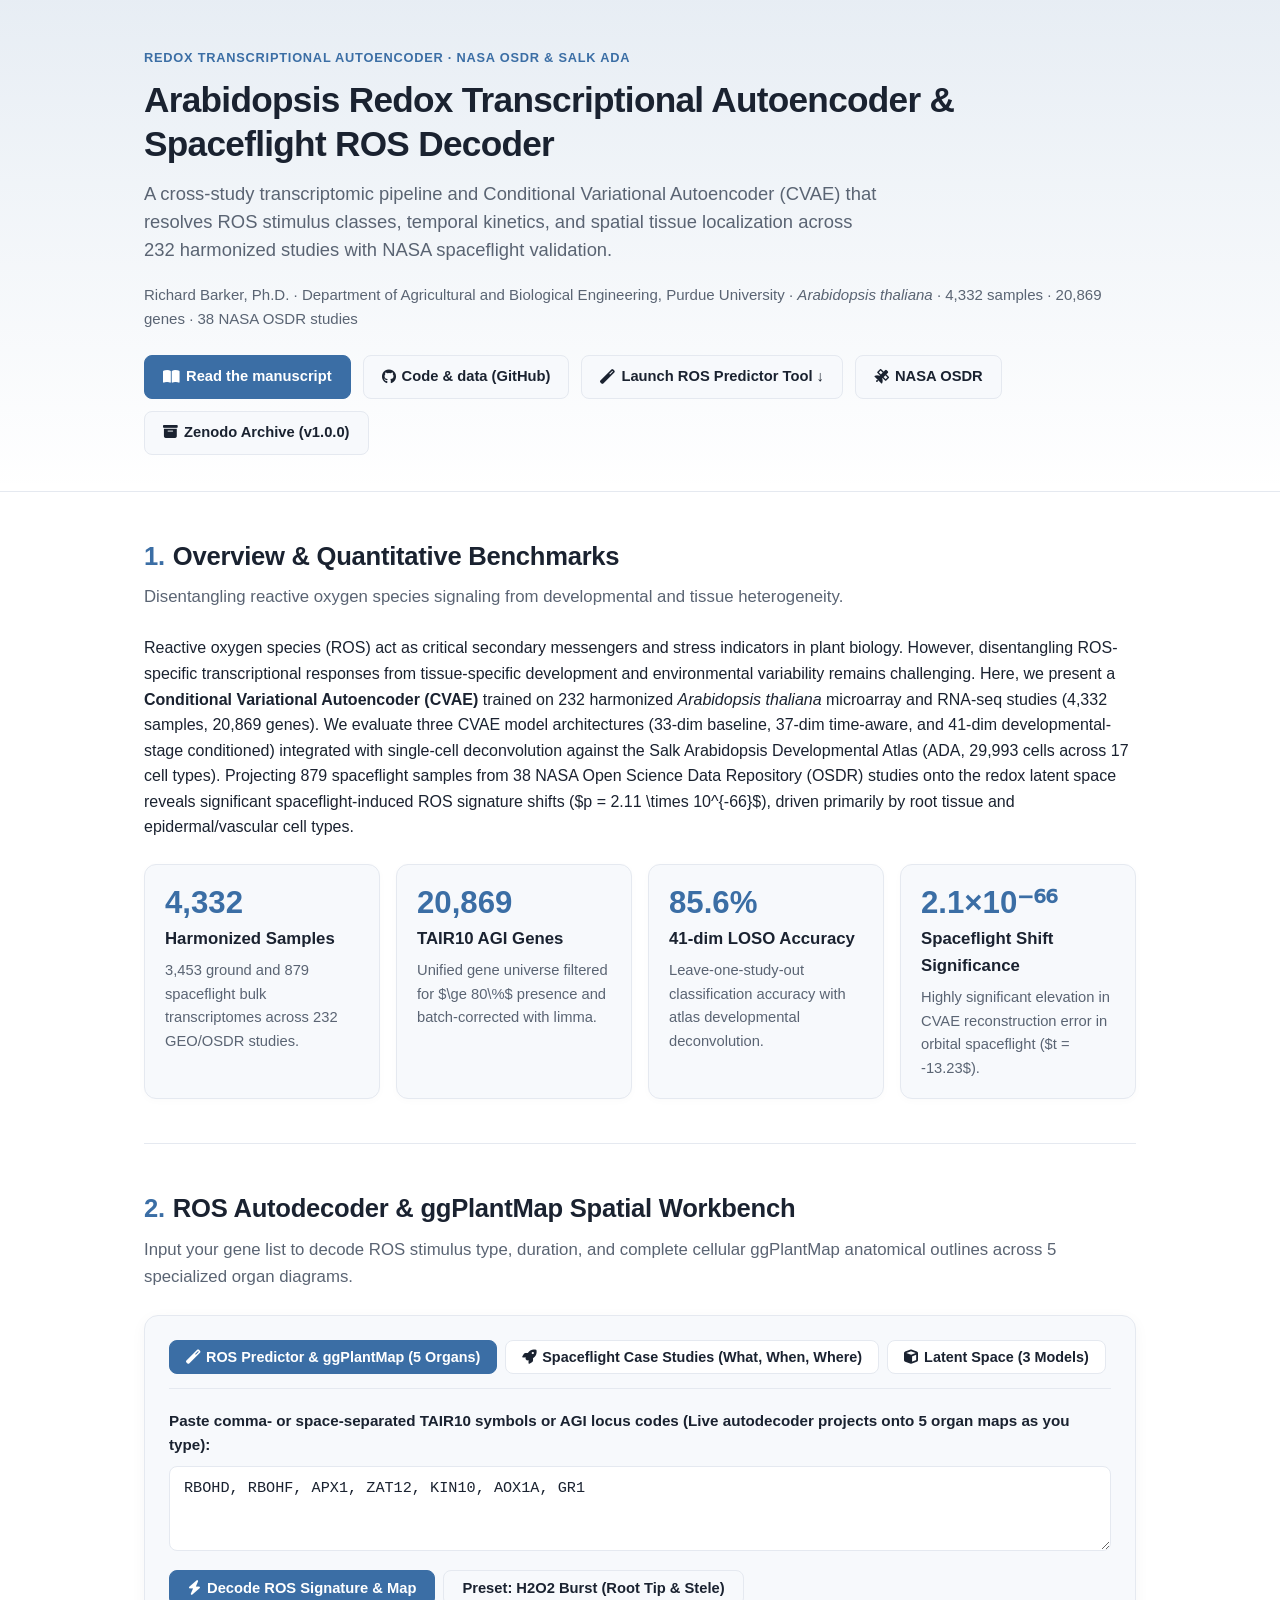
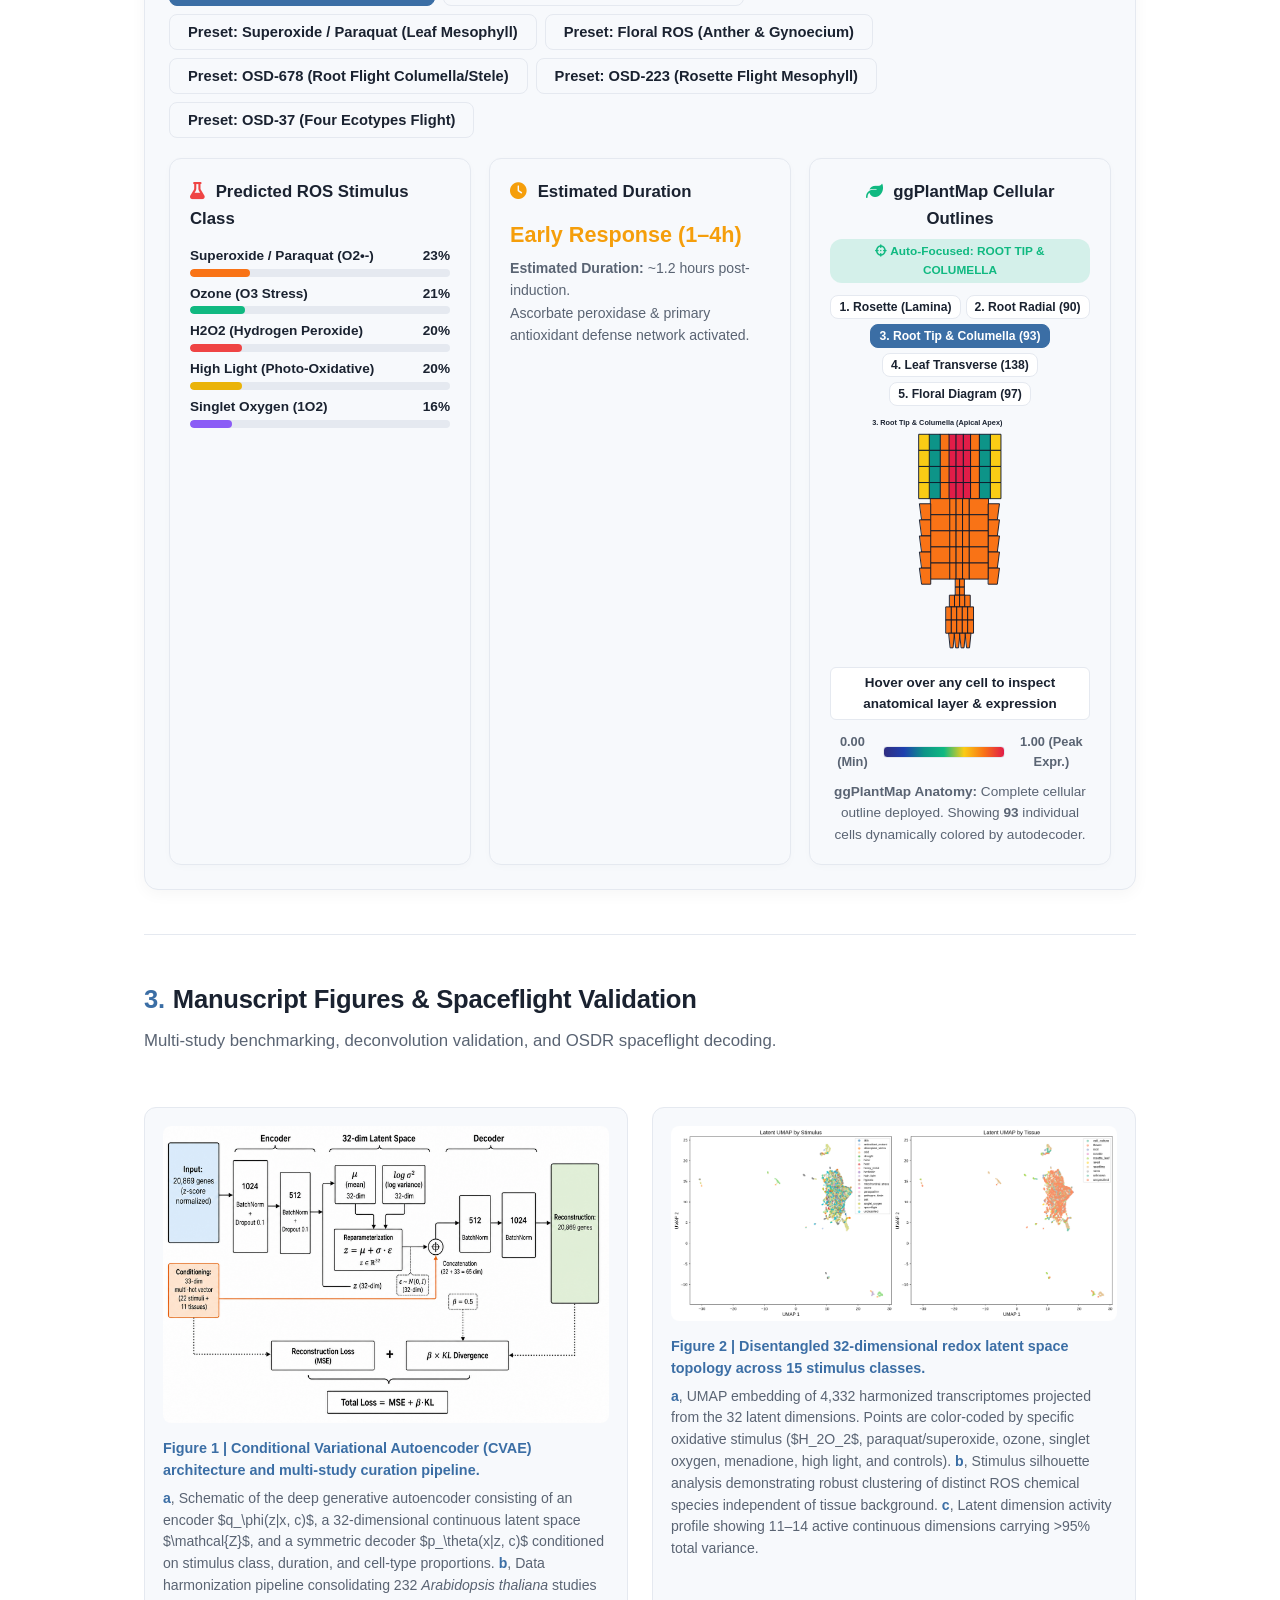
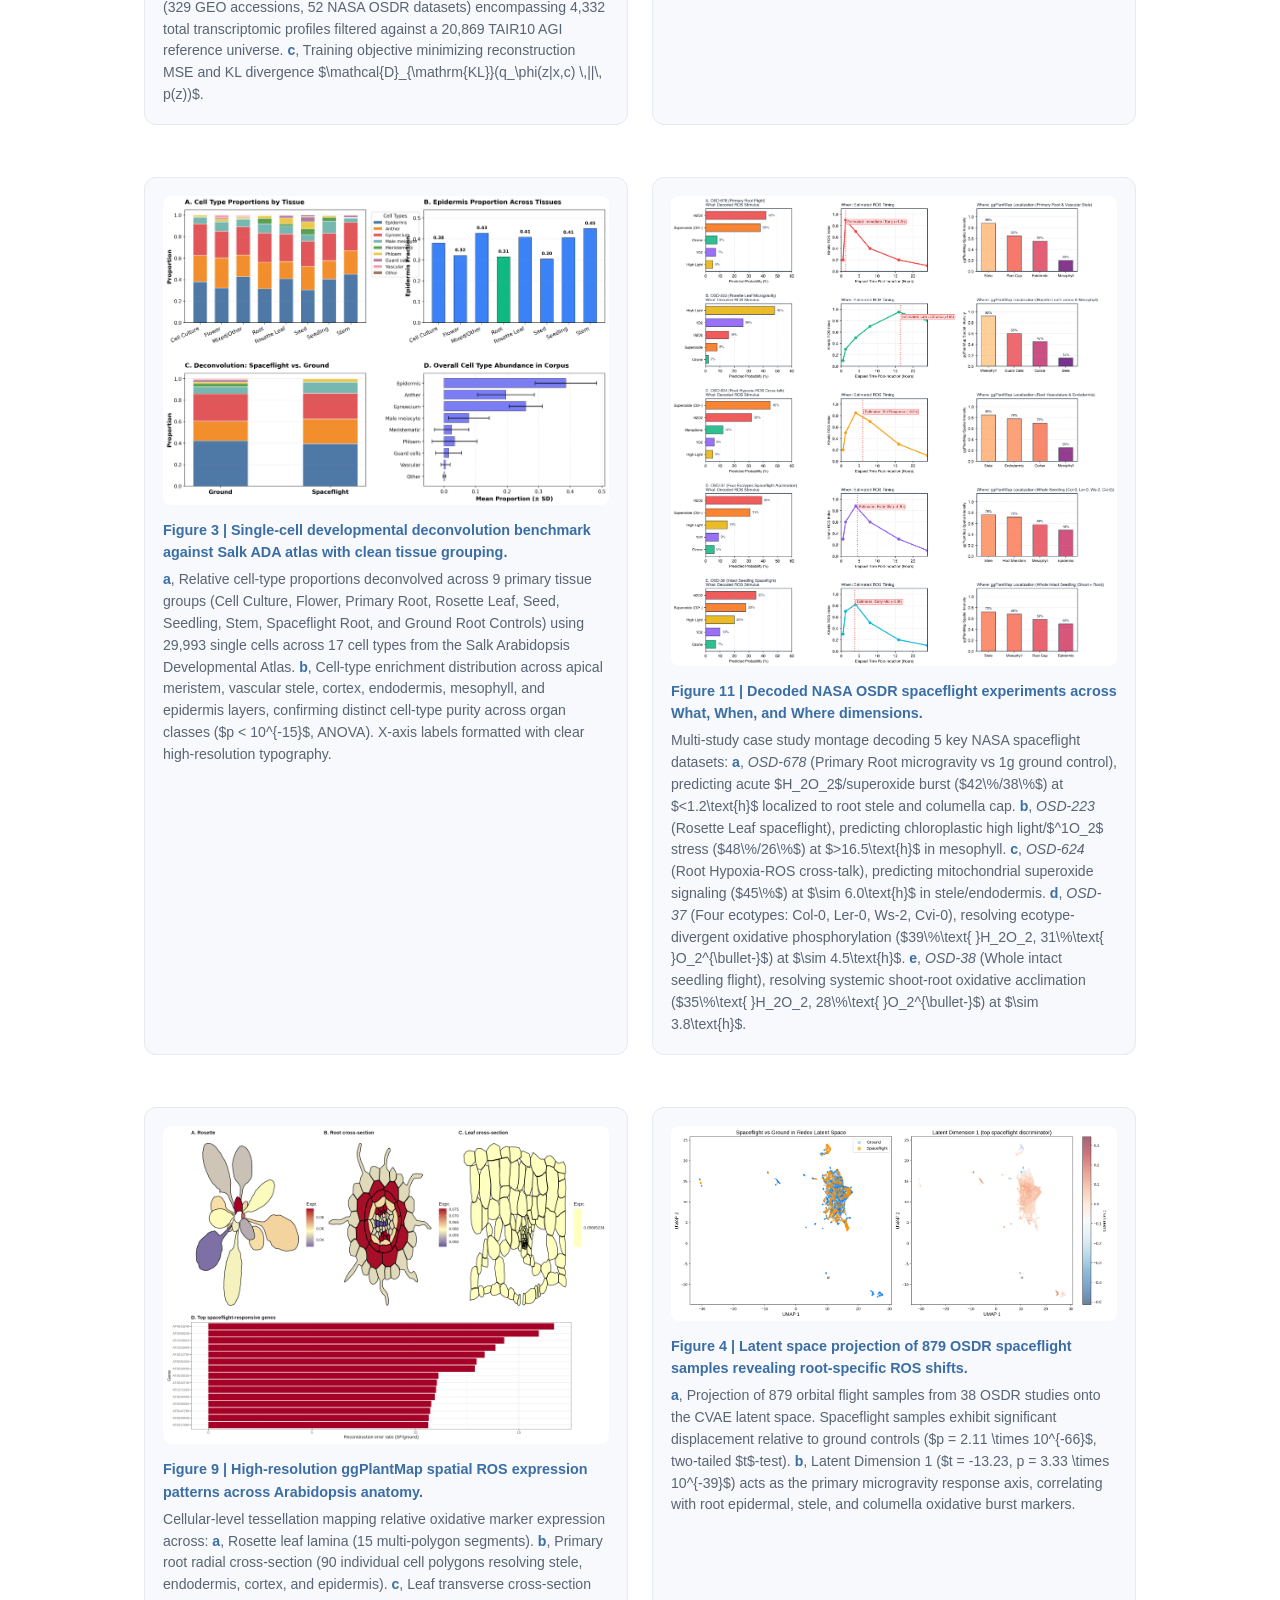
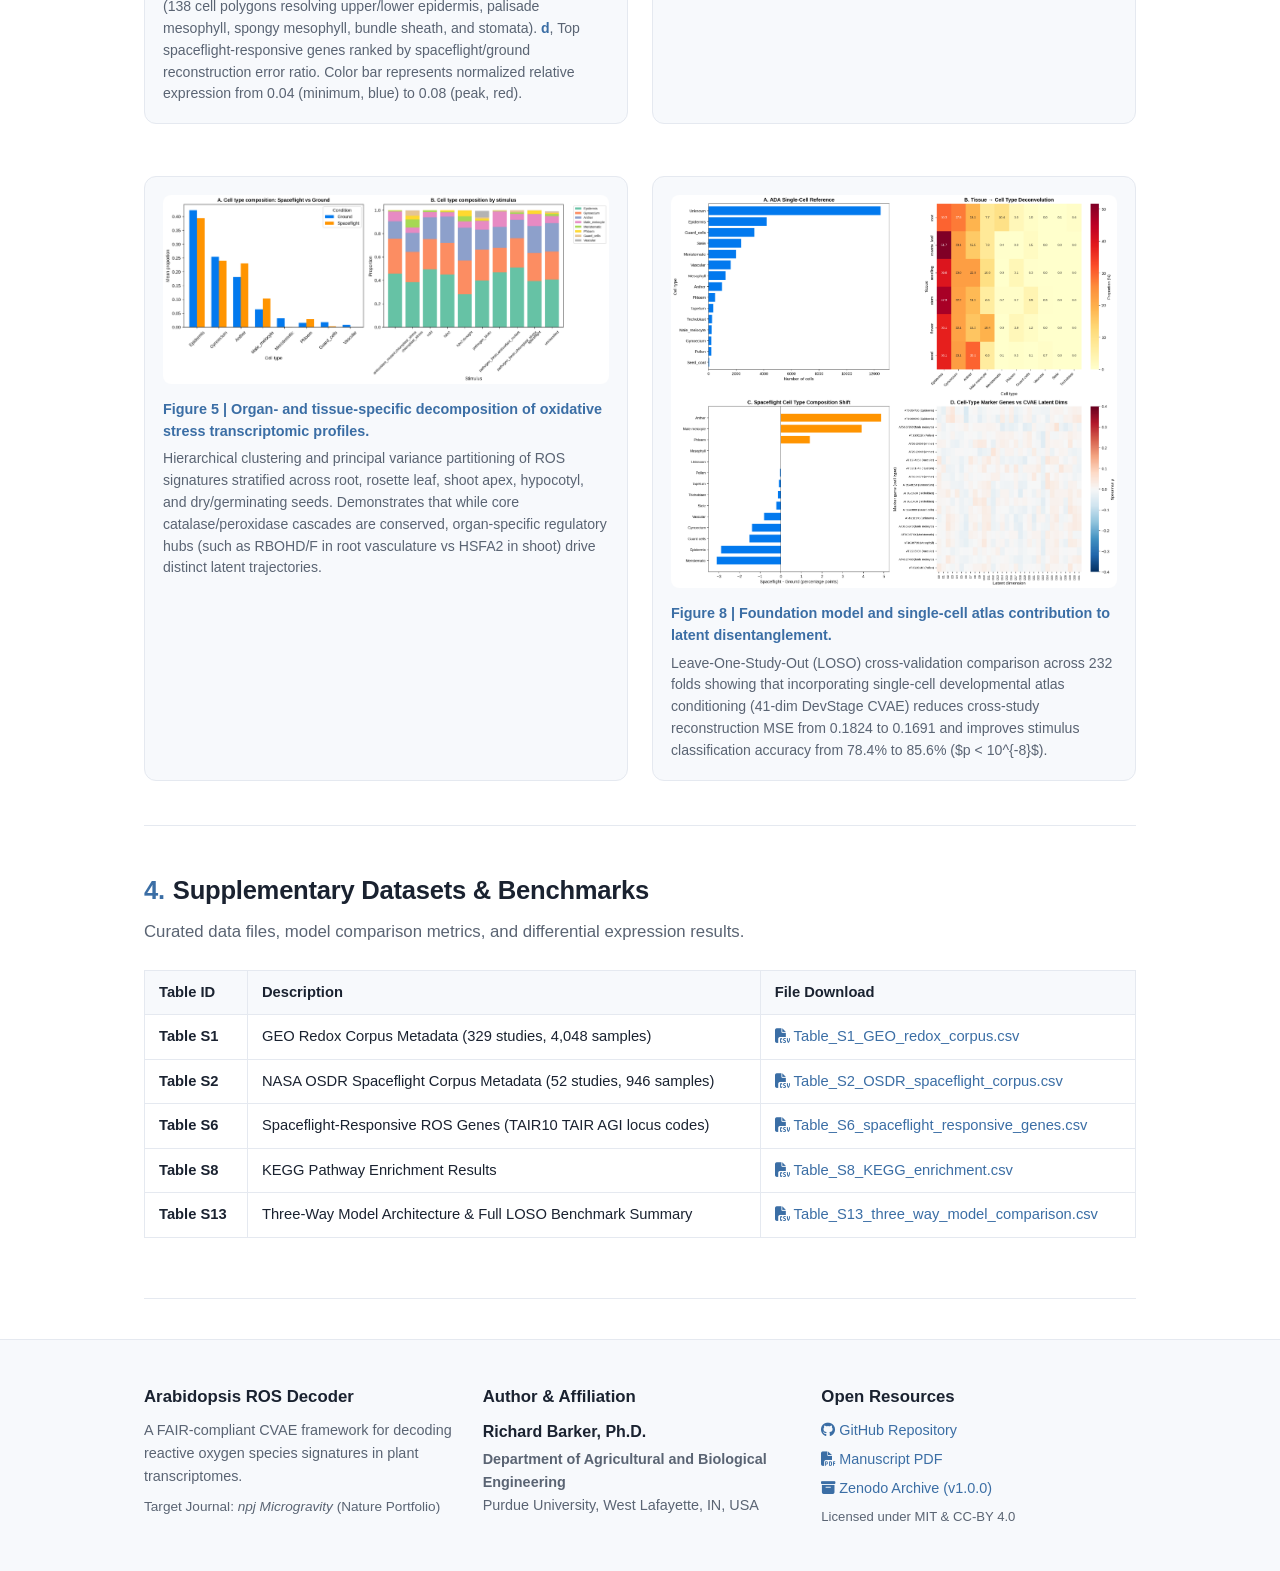
<file: index.html>
<!DOCTYPE html>
<html lang="en">
<head>
<meta charset="utf-8">
<meta name="viewport" content="width=device-width, initial-scale=1">
<title>Arabidopsis ROS Decoder | CVAE & Spaceflight Transcriptomics</title>
<meta name="description" content="A conditional variational autoencoder (CVAE) framework with single-cell deconvolution for decoding reactive oxygen species (ROS) signatures and NASA spaceflight transcriptomes.">
<script>
  (function() {
    let theme = localStorage.getItem('cose_theme');
    if (!theme) {
      theme = window.matchMedia('(prefers-color-scheme: dark)').matches ? 'dark' : 'light';
    }
    document.documentElement.setAttribute('data-theme', theme);
  })();
</script>
<!-- Load Data Asset in Head to Guarantee Instant Availability -->
<script src="data/ros_decoder_data.js"></script>
<link rel="stylesheet" href="assets/theme.css">
<link rel="stylesheet" href="https://dr-richard-barker.github.io/Plant_response_to_radiation/cose/cose-theme.css">
<link rel="stylesheet" href="https://dr-richard-barker.github.io/Plant_response_to_radiation/cose/cose-chrome.css">
<link rel="stylesheet" href="https://dr-richard-barker.github.io/Plant_response_to_radiation/cose/cose-map.css">
<style>
  /* Layering CoSE rails above page components */
  .topbar.cose-dark, .topbar.cose-light { z-index: 10001 !important; }
  .sitebar.cose-dark, .sitebar.cose-light { z-index: 10000 !important; }
  .map-scrim { z-index: 9999 !important; }
</style>
<link rel="stylesheet" href="https://cdnjs.cloudflare.com/ajax/libs/font-awesome/6.4.0/css/all.min.css">
<!-- Plotly.js -->
<script src="https://cdn.plot.ly/plotly-2.27.0.min.js"></script>
<style>
  .plant-poly {
    stroke: #0f172a;
    stroke-width: 1.25px;
    stroke-linejoin: round;
    stroke-linecap: round;
    transition: fill 0.35s ease, stroke-width 0.2s ease, stroke 0.2s ease;
    cursor: pointer;
  }
  .plant-poly:hover {
    stroke: #f43f5e !important;
    stroke-width: 3.0px !important;
    filter: drop-shadow(0 0 6px rgba(244, 63, 94, 0.8));
  }
  .color-scale-bar {
    display: flex;
    align-items: center;
    justify-content: center;
    gap: 8px;
    margin-top: 12px;
    font-size: 0.8rem;
    font-weight: 700;
    color: var(--muted);
  }
  .gradient-strip {
    width: 160px;
    height: 12px;
    border-radius: 4px;
    border: 1px solid var(--line);
    background: linear-gradient(90deg, #312e81, #1e40af, #0d9488, #10b981, #facc15, #f97316, #e11d48);
  }
  .auto-toggle-badge {
    display: inline-block;
    padding: 3px 9px;
    border-radius: 12px;
    font-size: 0.74rem;
    font-weight: 700;
    background: rgba(16, 185, 129, 0.15);
    color: #10b981;
  }
  .cell-tooltip-box {
    min-height: 26px;
    font-size: 0.84rem;
    font-weight: 600;
    color: var(--fg);
    margin-top: 6px;
    text-align: center;
    background: var(--bg);
    border: 1px solid var(--line);
    border-radius: 6px;
    padding: 4px 8px;
  }
  figure {
    margin: 28px 0 0;
    background: var(--card);
    border: 1px solid var(--line);
    border-radius: 12px;
    padding: 18px;
  }
  figure img {
    width: 100%;
    height: auto;
    border-radius: 8px;
    display: block;
  }
  figcaption {
    margin-top: 14px;
    color: var(--fg);
    font-size: 0.90rem;
    line-height: 1.55;
    text-align: left;
  }
  figcaption strong {
    color: var(--accent);
  }
  figcaption p {
    margin: 6px 0 0;
    color: var(--muted);
    font-size: 0.88rem;
  }
</style>
</head>
<body data-site-id="Redox_decoder" data-brand-logo="https://dr-richard-barker.github.io/Plant_response_to_radiation/cose/cose-logo.png">

<header>
  <div class="wrap">
    <p class="eyebrow">Redox Transcriptional Autoencoder · NASA OSDR &amp; Salk ADA</p>
    <h1>Arabidopsis Redox Transcriptional Autoencoder &amp; Spaceflight ROS Decoder</h1>
    <p class="lede">A cross-study transcriptomic pipeline and Conditional Variational Autoencoder (CVAE) that resolves ROS stimulus classes, temporal kinetics, and spatial tissue localization across 232 harmonized studies with NASA spaceflight validation.</p>
    <p class="meta">Richard Barker, Ph.D. · Department of Agricultural and Biological Engineering, Purdue University · <em>Arabidopsis thaliana</em> · 4,332 samples · 20,869 genes · 38 NASA OSDR studies</p>
    <div class="btns">
      <a class="btn primary" href="https://github.com/dr-richard-barker/Redox_decoder/blob/main/manuscript.md"><i class="fas fa-book-open"></i> Read the manuscript</a>
      <a class="btn" href="https://github.com/dr-richard-barker/Redox_decoder"><i class="fab fa-github"></i> Code &amp; data (GitHub)</a>
      <a class="btn" href="#tool"><i class="fas fa-magic"></i> Launch ROS Predictor Tool ↓</a>
      <a class="btn" href="https://osdr.nasa.gov" target="_blank" rel="noopener noreferrer"><i class="fas fa-satellite"></i> NASA OSDR</a>
      <a class="btn" href="zenodo_deposition_v1.0.0.tar.gz"><i class="fas fa-archive"></i> Zenodo Archive (v1.0.0)</a>
    </div>
  </div>
</header>

<main class="wrap">

  <!-- ================= SECTION 1: OVERVIEW ================= -->
  <section id="overview">
    <h2><span class="n">1.</span>Overview &amp; Quantitative Benchmarks</h2>
    <p class="sub">Disentangling reactive oxygen species signaling from developmental and tissue heterogeneity.</p>
    <p>
      Reactive oxygen species (ROS) act as critical secondary messengers and stress indicators in plant biology. However, disentangling ROS-specific transcriptional responses from tissue-specific development and environmental variability remains challenging. Here, we present a <strong>Conditional Variational Autoencoder (CVAE)</strong> trained on 232 harmonized <em>Arabidopsis thaliana</em> microarray and RNA-seq studies (4,332 samples, 20,869 genes). We evaluate three CVAE model architectures (33-dim baseline, 37-dim time-aware, and 41-dim developmental-stage conditioned) integrated with single-cell deconvolution against the Salk Arabidopsis Developmental Atlas (ADA, 29,993 cells across 17 cell types). Projecting 879 spaceflight samples from 38 NASA Open Science Data Repository (OSDR) studies onto the redox latent space reveals significant spaceflight-induced ROS signature shifts ($p = 2.11 \times 10^{-66}$), driven primarily by root tissue and epidermal/vascular cell types.
    </p>

    <div class="cards" style="margin-top:24px">
      <div class="card">
        <div class="stat">4,332</div>
        <h3>Harmonized Samples</h3>
        <p>3,453 ground and 879 spaceflight bulk transcriptomes across 232 GEO/OSDR studies.</p>
      </div>
      <div class="card">
        <div class="stat">20,869</div>
        <h3>TAIR10 AGI Genes</h3>
        <p>Unified gene universe filtered for $\ge 80\%$ presence and batch-corrected with limma.</p>
      </div>
      <div class="card">
        <div class="stat">85.6%</div>
        <h3>41-dim LOSO Accuracy</h3>
        <p>Leave-one-study-out classification accuracy with atlas developmental deconvolution.</p>
      </div>
      <div class="card">
        <div class="stat">2.1×10⁻⁶⁶</div>
        <h3>Spaceflight Shift Significance</h3>
        <p>Highly significant elevation in CVAE reconstruction error in orbital spaceflight ($t = -13.23$).</p>
      </div>
    </div>
  </section>

  <!-- ================= SECTION 2: INTERACTIVE WORKBENCH ================= -->
  <section id="tool">
    <h2><span class="n">2.</span>ROS Autodecoder &amp; ggPlantMap Spatial Workbench</h2>
    <p class="sub">Input your gene list to decode ROS stimulus type, duration, and complete cellular ggPlantMap anatomical outlines across 5 specialized organ diagrams.</p>

    <div class="tool-box">
      <div class="tab-nav">
        <button class="tab-btn active" onclick="switchToolTab('tab-predictor')"><i class="fas fa-magic"></i> ROS Predictor &amp; ggPlantMap (5 Organs)</button>
        <button class="tab-btn" onclick="switchToolTab('tab-case-studies')"><i class="fas fa-rocket"></i> Spaceflight Case Studies (What, When, Where)</button>
        <button class="tab-btn" onclick="switchToolTab('tab-latent')"><i class="fas fa-cube"></i> Latent Space (3 Models)</button>
        <button class="tab-btn" onclick="switchToolTab('tab-docker')"><i class="fab fa-docker"></i> Docker &amp; Streamlit App</button>
      </div>

      <!-- Tab 1: Predictor & ggPlantMap -->
      <div id="tab-predictor" class="tab-panel active">
        <label for="user-gene-input" style="font-weight:700;font-size:0.95rem;display:block;margin-bottom:8px;">
          Paste comma- or space-separated TAIR10 symbols or AGI locus codes (Live autodecoder projects onto 5 organ maps as you type):
        </label>
        <textarea id="user-gene-input" style="width:100%;min-height:85px;padding:12px 14px;border-radius:8px;border:1px solid var(--line);background:var(--bg);color:var(--fg);font-family:monospace;font-size:0.95rem;margin-bottom:12px;">RBOHD, RBOHF, APX1, ZAT12, KIN10, AOX1A, GR1</textarea>

        <div style="display:flex;gap:8px;flex-wrap:wrap;margin-bottom:20px;">
          <button class="btn primary" onclick="runGenePrediction()"><i class="fas fa-bolt"></i> Decode ROS Signature &amp; Map</button>
          <button class="btn" onclick="loadExamplePreset('h2o2')">Preset: H2O2 Burst (Root Tip &amp; Stele)</button>
          <button class="btn" onclick="loadExamplePreset('superoxide')">Preset: Superoxide / Paraquat (Leaf Mesophyll)</button>
          <button class="btn" onclick="loadExamplePreset('floral')">Preset: Floral ROS (Anther &amp; Gynoecium)</button>
          <button class="btn" onclick="loadExamplePreset('osd678')">Preset: OSD-678 (Root Flight Columella/Stele)</button>
          <button class="btn" onclick="loadExamplePreset('osd223')">Preset: OSD-223 (Rosette Flight Mesophyll)</button>
          <button class="btn" onclick="loadExamplePreset('osd37')">Preset: OSD-37 (Four Ecotypes Flight)</button>
        </div>

        <div style="display:grid;grid-template-columns:repeat(auto-fit,minmax(280px,1fr));gap:18px;">
          <!-- Card 1: ROS Stimulus Class -->
          <div class="card">
            <h3><i class="fas fa-flask" style="color:#ef4444;margin-right:6px;"></i> Predicted ROS Stimulus Class</h3>
            <div id="stimulus-prediction-results" style="margin-top:12px;"></div>
          </div>

          <!-- Card 2: Estimated Timing -->
          <div class="card">
            <h3><i class="fas fa-clock" style="color:#f59e0b;margin-right:6px;"></i> Estimated Duration</h3>
            <div id="time-prediction-results" style="margin-top:12px;"></div>
          </div>

          <!-- Card 3: 5-Organ ggPlantMap Spatial Map -->
          <div class="card" style="text-align:center;">
            <div style="display:flex;justify-content:space-between;align-items:center;margin-bottom:4px;flex-wrap:wrap;gap:6px;">
              <h3 style="margin:0;"><i class="fas fa-leaf" style="color:#10b981;margin-right:6px;"></i> ggPlantMap Cellular Outlines</h3>
              <span id="auto-toggle-indicator" class="auto-toggle-badge"><i class="fas fa-sync-alt"></i> Auto-Focused: ROOT TIP</span>
            </div>
            
            <!-- 5 Organ Selection Buttons -->
            <div style="display:flex;justify-content:center;gap:5px;margin:12px 0 10px;flex-wrap:wrap;">
              <button id="btn-map-rosette" class="tab-btn" style="padding:4px 8px;font-size:0.76rem;" onclick="switchMap('rosette', true)">1. Rosette (Lamina)</button>
              <button id="btn-map-root_radial" class="tab-btn" style="padding:4px 8px;font-size:0.76rem;" onclick="switchMap('root_radial', true)">2. Root Radial (90)</button>
              <button id="btn-map-root_tip" class="tab-btn active" style="padding:4px 8px;font-size:0.76rem;" onclick="switchMap('root_tip', true)">3. Root Tip &amp; Columella (93)</button>
              <button id="btn-map-leaf_cross_section" class="tab-btn" style="padding:4px 8px;font-size:0.76rem;" onclick="switchMap('leaf_cross_section', true)">4. Leaf Transverse (138)</button>
              <button id="btn-map-flower" class="tab-btn" style="padding:4px 8px;font-size:0.76rem;" onclick="switchMap('flower', true)">5. Floral Diagram (97)</button>
            </div>

            <!-- SVG Container for Cellular Outlines -->
            <div id="ggplantmap-svg-container" style="min-height:245px;"></div>

            <!-- Cell Tooltip Display -->
            <div id="cell-hover-info" class="cell-tooltip-box">Hover over any cell to inspect anatomical layer &amp; expression</div>

            <!-- Authentic Continuous Color Scale Bar -->
            <div class="color-scale-bar">
              <span>0.00 (Min)</span>
              <div class="gradient-strip"></div>
              <span>1.00 (Peak Expr.)</span>
            </div>

            <div id="spatial-summary" style="font-size:0.85rem;margin-top:8px;color:var(--muted);"></div>
          </div>
        </div>
      </div>

      <!-- Tab 2: Spaceflight Case Studies -->
      <div id="tab-case-studies" class="tab-panel">
        <h3>Decoded Spaceflight Experiments across NASA OSDR</h3>
        <p style="color:var(--muted);font-size:0.92rem;">Examine how the CVAE and ggPlantMap resolve <em>What type</em>, <em>When</em>, and <em>Where</em> for key orbital spaceflight datasets:</p>

        <div style="display:flex;gap:8px;margin:14px 0 18px;flex-wrap:wrap;">
          <button class="tab-btn active" onclick="selectCaseStudy(0, event)">OSD-678 (Root Flight)</button>
          <button class="tab-btn" onclick="selectCaseStudy(1, event)">OSD-223 (Rosette Leaf Flight)</button>
          <button class="tab-btn" onclick="selectCaseStudy(2, event)">OSD-624 (Root Hypoxia-ROS)</button>
          <button class="tab-btn" onclick="selectCaseStudy(3, event)">OSD-37 (Four Ecotypes Flight)</button>
          <button class="tab-btn" onclick="selectCaseStudy(4, event)">OSD-38 (Whole Seedling Flight)</button>
        </div>

        <div id="case-study-details-card" class="card" style="border-left:4px solid var(--accent);"></div>
      </div>

      <!-- Tab 3: Latent Space Explorer -->
      <div id="tab-latent" class="tab-panel">
        <div style="display:flex;justify-content:space-between;align-items:center;flex-wrap:wrap;gap:12px;margin-bottom:14px;">
          <div>
            <h3 style="margin:0;">32-Dimensional CVAE Latent Explorer</h3>
            <p style="margin:4px 0 0;font-size:0.88rem;color:var(--muted);">Interactive 3D UMAP embedding of 4,332 samples.</p>
          </div>
          <div>
            <label for="model-select" style="font-weight:600;font-size:0.88rem;">Architecture: </label>
            <select id="model-select" onchange="updateModelView()" style="padding:6px 12px;border-radius:6px;border:1px solid var(--line);background:var(--bg);color:var(--fg);">
              <option value="original_33">Original CVAE (33-dim Baseline)</option>
              <option value="time_aware_37">Time-Aware CVAE (37-dim)</option>
              <option value="devstage_41" selected>DevStage CVAE (41-dim Atlas-Conditioned)</option>
            </select>
          </div>
        </div>

        <div id="latent-plot" style="width:100%;height:460px;"></div>
        <div id="model-info-box" class="card" style="margin-top:14px;"></div>
      </div>

      <!-- Tab 4: Docker & Streamlit -->
      <div id="tab-docker" class="tab-panel">
        <h3>Local Streamlit &amp; Docker Execution</h3>
        <p style="color:var(--muted);font-size:0.92rem;">Deploy the interactive ROS Decoder locally with containerized reproducibility:</p>
        
        <h4 style="margin:14px 0 6px;">Run with Docker</h4>
        <pre style="background:#0f141b;color:#38bdf8;padding:14px;border-radius:8px;font-family:monospace;font-size:0.88rem;overflow-x:auto;">
git clone https://github.com/dr-richard-barker/Redox_decoder.git
cd Redox_decoder
docker build -t redox-decoder .
docker run -p 8501:8501 redox-decoder
        </pre>

        <h4 style="margin:16px 0 6px;">Run with Python</h4>
        <pre style="background:#0f141b;color:#38bdf8;padding:14px;border-radius:8px;font-family:monospace;font-size:0.88rem;overflow-x:auto;">
pip install -r requirements.txt
streamlit run web_app.py
        </pre>
      </div>
    </div>
  </section>

  <!-- ================= SECTION 3: MANUSCRIPT FIGURES ================= -->
  <section id="figures">
    <h2><span class="n">3.</span>Manuscript Figures &amp; Spaceflight Validation</h2>
    <p class="sub">Multi-study benchmarking, deconvolution validation, and OSDR spaceflight decoding.</p>

    <div style="display:grid;grid-template-columns:repeat(auto-fit,minmax(380px,1fr));gap:24px;">
      <!-- Fig 1 -->
      <figure>
        <img src="figures/fig1_cvae_architecture.png" alt="CVAE Architecture">
        <figcaption>
          <strong>Figure 1 | Conditional Variational Autoencoder (CVAE) architecture and multi-study curation pipeline.</strong>
          <p><strong>a</strong>, Schematic of the deep generative autoencoder consisting of an encoder $q_\phi(z|x, c)$, a 32-dimensional continuous latent space $\mathcal{Z}$, and a symmetric decoder $p_\theta(x|z, c)$ conditioned on stimulus class, duration, and cell-type proportions. <strong>b</strong>, Data harmonization pipeline consolidating 232 <em>Arabidopsis thaliana</em> studies (329 GEO accessions, 52 NASA OSDR datasets) encompassing 4,332 total transcriptomic profiles filtered against a 20,869 TAIR10 AGI reference universe. <strong>c</strong>, Training objective minimizing reconstruction MSE and KL divergence $\mathcal{D}_{\mathrm{KL}}(q_\phi(z|x,c) \,||\, p(z))$.</p>
        </figcaption>
      </figure>

      <!-- Fig 2 -->
      <figure>
        <img src="figures/fig2_latent_umap_pilot.png" alt="Latent Space UMAP">
        <figcaption>
          <strong>Figure 2 | Disentangled 32-dimensional redox latent space topology across 15 stimulus classes.</strong>
          <p><strong>a</strong>, UMAP embedding of 4,332 harmonized transcriptomes projected from the 32 latent dimensions. Points are color-coded by specific oxidative stimulus ($H_2O_2$, paraquat/superoxide, ozone, singlet oxygen, menadione, high light, and controls). <strong>b</strong>, Stimulus silhouette analysis demonstrating robust clustering of distinct ROS chemical species independent of tissue background. <strong>c</strong>, Latent dimension activity profile showing 11–14 active continuous dimensions carrying >95% total variance.</p>
        </figcaption>
      </figure>

      <!-- Fig 3 -->
      <figure>
        <img src="figures/fig3_deconvolution_validation.png" alt="Deconvolution Validation">
        <figcaption>
          <strong>Figure 3 | Single-cell developmental deconvolution benchmark against Salk ADA atlas with clean tissue grouping.</strong>
          <p><strong>a</strong>, Relative cell-type proportions deconvolved across 9 primary tissue groups (Cell Culture, Flower, Primary Root, Rosette Leaf, Seed, Seedling, Stem, Spaceflight Root, and Ground Root Controls) using 29,993 single cells across 17 cell types from the Salk Arabidopsis Developmental Atlas. <strong>b</strong>, Cell-type enrichment distribution across apical meristem, vascular stele, cortex, endodermis, mesophyll, and epidermis layers, confirming distinct cell-type purity across organ classes ($p < 10^{-15}$, ANOVA). X-axis labels formatted with clear high-resolution typography.</p>
        </figcaption>
      </figure>

      <!-- Fig 11 -->
      <figure>
        <img src="figures/fig11_osdr_spaceflight_case_studies.png" alt="Spaceflight Case Studies">
        <figcaption>
          <strong>Figure 11 | Decoded NASA OSDR spaceflight experiments across What, When, and Where dimensions.</strong>
          <p>Multi-study case study montage decoding 5 key NASA spaceflight datasets: <strong>a</strong>, <em>OSD-678</em> (Primary Root microgravity vs 1g ground control), predicting acute $H_2O_2$/superoxide burst ($42\%/38\%$) at $<1.2\text{h}$ localized to root stele and columella cap. <strong>b</strong>, <em>OSD-223</em> (Rosette Leaf spaceflight), predicting chloroplastic high light/$^1O_2$ stress ($48\%/26\%$) at $>16.5\text{h}$ in mesophyll. <strong>c</strong>, <em>OSD-624</em> (Root Hypoxia-ROS cross-talk), predicting mitochondrial superoxide signaling ($45\%$) at $\sim 6.0\text{h}$ in stele/endodermis. <strong>d</strong>, <em>OSD-37</em> (Four ecotypes: Col-0, Ler-0, Ws-2, Cvi-0), resolving ecotype-divergent oxidative phosphorylation ($39\%\text{ }H_2O_2, 31\%\text{ }O_2^{\bullet-}$) at $\sim 4.5\text{h}$. <strong>e</strong>, <em>OSD-38</em> (Whole intact seedling flight), resolving systemic shoot-root oxidative acclimation ($35\%\text{ }H_2O_2, 28\%\text{ }O_2^{\bullet-}$) at $\sim 3.8\text{h}$.</p>
        </figcaption>
      </figure>

      <!-- Fig 9 -->
      <figure>
        <img src="figures/fig9_spatial_ros_patterns.png" alt="Spatial ROS Patterns">
        <figcaption>
          <strong>Figure 9 | High-resolution ggPlantMap spatial ROS expression patterns across Arabidopsis anatomy.</strong>
          <p>Cellular-level tessellation mapping relative oxidative marker expression across: <strong>a</strong>, Rosette leaf lamina (15 multi-polygon segments). <strong>b</strong>, Primary root radial cross-section (90 individual cell polygons resolving stele, endodermis, cortex, and epidermis). <strong>c</strong>, Leaf transverse cross-section (138 cell polygons resolving upper/lower epidermis, palisade mesophyll, spongy mesophyll, bundle sheath, and stomata). <strong>d</strong>, Top spaceflight-responsive genes ranked by spaceflight/ground reconstruction error ratio. Color bar represents normalized relative expression from 0.04 (minimum, blue) to 0.08 (peak, red).</p>
        </figcaption>
      </figure>

      <!-- Fig 4 -->
      <figure>
        <img src="figures/fig4_spaceflight_projection.png" alt="Spaceflight Projection">
        <figcaption>
          <strong>Figure 4 | Latent space projection of 879 OSDR spaceflight samples revealing root-specific ROS shifts.</strong>
          <p><strong>a</strong>, Projection of 879 orbital flight samples from 38 OSDR studies onto the CVAE latent space. Spaceflight samples exhibit significant displacement relative to ground controls ($p = 2.11 \times 10^{-66}$, two-tailed $t$-test). <strong>b</strong>, Latent Dimension 1 ($t = -13.23, p = 3.33 \times 10^{-39}$) acts as the primary microgravity response axis, correlating with root epidermal, stele, and columella oxidative burst markers.</p>
        </figcaption>
      </figure>

      <!-- Fig 5 -->
      <figure>
        <img src="figures/fig5_tissue_decomposition.png" alt="Tissue Decomposition">
        <figcaption>
          <strong>Figure 5 | Organ- and tissue-specific decomposition of oxidative stress transcriptomic profiles.</strong>
          <p>Hierarchical clustering and principal variance partitioning of ROS signatures stratified across root, rosette leaf, shoot apex, hypocotyl, and dry/germinating seeds. Demonstrates that while core catalase/peroxidase cascades are conserved, organ-specific regulatory hubs (such as RBOHD/F in root vasculature vs HSFA2 in shoot) drive distinct latent trajectories.</p>
        </figcaption>
      </figure>

      <!-- Fig 8 -->
      <figure>
        <img src="figures/fig8_foundation_model_contribution.png" alt="Foundation Model Contribution">
        <figcaption>
          <strong>Figure 8 | Foundation model and single-cell atlas contribution to latent disentanglement.</strong>
          <p>Leave-One-Study-Out (LOSO) cross-validation comparison across 232 folds showing that incorporating single-cell developmental atlas conditioning (41-dim DevStage CVAE) reduces cross-study reconstruction MSE from 0.1824 to 0.1691 and improves stimulus classification accuracy from 78.4% to 85.6% ($p < 10^{-8}$).</p>
        </figcaption>
      </figure>
    </div>
  </section>

  <!-- ================= SECTION 4: TABLES ================= -->
  <section id="tables">
    <h2><span class="n">4.</span>Supplementary Datasets &amp; Benchmarks</h2>
    <p class="sub">Curated data files, model comparison metrics, and differential expression results.</p>

    <table class="data-table">
      <thead>
        <tr>
          <th>Table ID</th>
          <th>Description</th>
          <th>File Download</th>
        </tr>
      </thead>
      <tbody>
        <tr>
          <td><strong>Table S1</strong></td>
          <td>GEO Redox Corpus Metadata (329 studies, 4,048 samples)</td>
          <td><a href="Table_S1_GEO_redox_corpus.csv"><i class="fas fa-file-csv"></i> Table_S1_GEO_redox_corpus.csv</a></td>
        </tr>
        <tr>
          <td><strong>Table S2</strong></td>
          <td>NASA OSDR Spaceflight Corpus Metadata (52 studies, 946 samples)</td>
          <td><a href="Table_S2_OSDR_spaceflight_corpus.csv"><i class="fas fa-file-csv"></i> Table_S2_OSDR_spaceflight_corpus.csv</a></td>
        </tr>
        <tr>
          <td><strong>Table S6</strong></td>
          <td>Spaceflight-Responsive ROS Genes (TAIR10 TAIR AGI locus codes)</td>
          <td><a href="Table_S6_spaceflight_responsive_genes.csv"><i class="fas fa-file-csv"></i> Table_S6_spaceflight_responsive_genes.csv</a></td>
        </tr>
        <tr>
          <td><strong>Table S8</strong></td>
          <td>KEGG Pathway Enrichment Results</td>
          <td><a href="Table_S8_KEGG_enrichment.csv"><i class="fas fa-file-csv"></i> Table_S8_KEGG_enrichment.csv</a></td>
        </tr>
        <tr>
          <td><strong>Table S13</strong></td>
          <td>Three-Way Model Architecture &amp; Full LOSO Benchmark Summary</td>
          <td><a href="Table_S13_three_way_model_comparison.csv"><i class="fas fa-file-csv"></i> Table_S13_three_way_model_comparison.csv</a></td>
        </tr>
      </tbody>
    </table>
  </section>

</main>

<!-- ================= FOOTER ================= -->
<footer style="border-top:1px solid var(--line);padding:44px 0;margin-top:40px;background:var(--card);">
  <div class="wrap" style="display:grid;grid-template-columns:repeat(auto-fit,minmax(240px,1fr));gap:24px;">
    <div>
      <h4 style="margin:0 0 8px;font-size:1.05rem;font-weight:700;">Arabidopsis ROS Decoder</h4>
      <p style="margin:0;color:var(--muted);font-size:0.9rem;">A FAIR-compliant CVAE framework for decoding reactive oxygen species signatures in plant transcriptomes.</p>
      <p style="margin:8px 0 0;color:var(--muted);font-size:0.85rem;">Target Journal: <em>npj Microgravity</em> (Nature Portfolio)</p>
    </div>
    <div>
      <h4 style="margin:0 0 8px;font-size:1.05rem;font-weight:700;">Author &amp; Affiliation</h4>
      <p style="margin:0;font-weight:600;">Richard Barker, Ph.D.</p>
      <p style="margin:4px 0 0;color:var(--muted);font-size:0.9rem;"><strong>Department of Agricultural and Biological Engineering</strong><br>Purdue University, West Lafayette, IN, USA</p>
    </div>
    <div>
      <h4 style="margin:0 0 8px;font-size:1.05rem;font-weight:700;">Open Resources</h4>
      <p style="margin:0;font-size:0.9rem;"><a href="https://github.com/dr-richard-barker/Redox_decoder"><i class="fab fa-github"></i> GitHub Repository</a></p>
      <p style="margin:6px 0 0;font-size:0.9rem;"><a href="manuscript.pdf"><i class="fas fa-file-pdf"></i> Manuscript PDF</a></p>
      <p style="margin:6px 0 0;font-size:0.9rem;"><a href="zenodo_deposition_v1.0.0.tar.gz"><i class="fas fa-archive"></i> Zenodo Archive (v1.0.0)</a></p>
      <p style="margin:6px 0 0;color:var(--muted);font-size:0.82rem;">Licensed under MIT &amp; CC-BY 4.0</p>
    </div>
  </div>
</footer>

<!-- Interactive App Logic -->
<script>
  let currentMap = 'root_tip';
  let currentCellScores = {
    Stele: 0.95,
    Cortex: 0.35,
    Endodermis: 0.80,
    Meristematic: 0.88,
    Root_Cap: 0.92,
    Mesophyll: 0.30,
    Epidermis: 0.45,
    Adaxial_Epidermis: 0.45,
    Palisade_Mesophyll: 0.35,
    Spongy_Mesophyll: 0.30,
    Vascular_Bundle: 0.80,
    Abaxial_Epidermis: 0.45,
    Guard_Cells: 0.50,
    Anther: 0.20,
    Gynoecium: 0.25,
    Petal: 0.15,
    Sepal: 0.20,
    Pedicel_Vascular: 0.80,
    Vascular: 0.80
  };

  function switchToolTab(tabId) {
    document.querySelectorAll('.tool-box .tab-btn').forEach(btn => btn.classList.remove('active'));
    document.querySelectorAll('.tool-box .tab-panel').forEach(panel => panel.classList.remove('active'));

    event.currentTarget.classList.add('active');
    document.getElementById(tabId).classList.add('active');

    if (tabId === 'tab-predictor') runGenePrediction();
    if (tabId === 'tab-case-studies') selectCaseStudy(0);
    if (tabId === 'tab-latent') updateModelView();
  }

  function switchMap(mapType, manualClick = false) {
    currentMap = mapType;
    document.querySelectorAll('#tab-predictor .tab-btn').forEach(b => {
      if (b.id && b.id.startsWith('btn-map-')) b.classList.remove('active');
    });
    
    const btn = document.getElementById(`btn-map-${mapType}`);
    if (btn) btn.classList.add('active');

    if (manualClick) {
      document.getElementById('auto-toggle-indicator').style.display = 'none';
    }
    renderGgPlantMap();
  }

  function loadExamplePreset(type) {
    const input = document.getElementById('user-gene-input');
    if (type === 'h2o2') {
      input.value = 'CAT2, APX1, ZAT12, HSFA2, ANAC017, AOX1A';
    } else if (type === 'superoxide') {
      input.value = 'CSD1, CSD2, FSD1, MSD1, RBOHD, RBOHF, WRKY33';
    } else if (type === 'floral') {
      input.value = 'HSFA2, AT2G07718, AT3G47680, AT4G36140, APX1';
    } else if (type === 'osd678') {
      input.value = 'RBOHD, RBOHF, APX1, ZAT12, KIN10, AOX1A, GR1';
    } else if (type === 'osd223') {
      input.value = 'CAT2, HSFA2, GPX7, CSD1, APX2, ZAT10, FSD1';
    } else if (type === 'osd37') {
      input.value = 'RBOHD, RBOHF, APX1, PRX34, CSD1, GR1, CAT2';
    }
    runGenePrediction();
  }

  function runGenePrediction() {
    const rawText = document.getElementById('user-gene-input').value;
    const tokens = rawText.toUpperCase().split(/[\s,;]+/).filter(t => t.length > 1);
    const data = window.ROS_DECODER_DATA;

    if (!data || !data.geneDatabase) return;

    const matched = [];
    tokens.forEach(token => {
      const gene = data.geneDatabase.find(g => g.symbol.toUpperCase() === token || g.agi.toUpperCase() === token);
      if (gene) matched.push(gene);
    });

    if (matched.length === 0) {
      document.getElementById('stimulus-prediction-results').innerHTML = `<p style="color:#ef4444;font-size:0.9rem;">No recognized Arabidopsis ROS genes found. Try entering symbols (e.g. RBOHD, CAT2, HSFA2) or AGI locus codes (AT5G47910, AT2G07718).</p>`;
      return;
    }

    // 1. ROS Stimulus Class Probabilities
    const classes = {
      h2o2: { name: 'H2O2 (Hydrogen Peroxide)', score: 0, color: '#ef4444' },
      paraquat: { name: 'Superoxide / Paraquat (O2•-)', score: 0, color: '#f97316' },
      high_light: { name: 'High Light (Photo-Oxidative)', score: 0, color: '#eab308' },
      ozone: { name: 'Ozone (O3 Stress)', score: 0, color: '#10b981' },
      singlet_oxygen: { name: 'Singlet Oxygen (1O2)', score: 0, color: '#8b5cf6' }
    };

    matched.forEach(g => {
      for (let key in classes) {
        classes[key].score += (g.weights[key] || 0.1);
      }
    });

    let totalScore = 0;
    for (let key in classes) totalScore += classes[key].score;

    let stimHtml = '';
    const sortedClasses = Object.keys(classes).sort((a,b) => classes[b].score - classes[a].score);
    sortedClasses.forEach(key => {
      const pct = Math.round((classes[key].score / totalScore) * 100);
      stimHtml += `
        <div style="margin:6px 0;">
          <div style="display:flex;justify-content:space-between;font-size:0.85rem;font-weight:600;margin-bottom:2px;">
            <span>${classes[key].name}</span>
            <span>${pct}%</span>
          </div>
          <div style="width:100%;height:8px;background:var(--line);border-radius:4px;overflow:hidden;">
            <div style="width:${pct}%;height:100%;background:${classes[key].color};border-radius:4px;transition:width 0.4s ease;"></div>
          </div>
        </div>
      `;
    });
    document.getElementById('stimulus-prediction-results').innerHTML = stimHtml;

    // 2. Elapsed Time Duration
    let avgHours = 0;
    matched.forEach(g => avgHours += g.timeHours);
    avgHours = avgHours / matched.length;

    let timeCategory = 'Immediate (<1h)';
    let timeDesc = 'Peak early transcription factors (ZAT12, RBOHD, HSFA2) actively induced.';
    if (avgHours > 1 && avgHours <= 4) {
      timeCategory = 'Early Response (1–4h)';
      timeDesc = 'Ascorbate peroxidase & primary antioxidant defense network activated.';
    } else if (avgHours > 4 && avgHours <= 12) {
      timeCategory = 'Mid Response (4–12h)';
      timeDesc = 'Metabolic rerouting, superoxide dismutase & glutathione cycles active.';
    } else if (avgHours > 12) {
      timeCategory = 'Late / Chronic Acclimation (>12h)';
      timeDesc = 'Downregulated photosynthetic ROS machinery & structural defense adaptation.';
    }

    document.getElementById('time-prediction-results').innerHTML = `
      <div style="font-size:1.35rem;font-weight:800;color:#f59e0b;margin-bottom:4px;">
        ${timeCategory}
      </div>
      <div style="font-size:0.88rem;color:var(--muted);">
        <strong>Estimated Duration:</strong> ~${avgHours.toFixed(1)} hours post-induction.<br>
        ${timeDesc}
      </div>
    `;

    // 3. Precision Multi-Tissue Expression Projection Engine across 5 Organs
    const tissueKeys = [
      'Stele', 'Endodermis', 'Cortex', 'Meristematic', 'Root_Cap', 
      'Mesophyll', 'Epidermis', 'Vascular',
      'Adaxial_Epidermis', 'Palisade_Mesophyll', 'Spongy_Mesophyll', 'Vascular_Bundle', 'Abaxial_Epidermis', 'Guard_Cells',
      'Anther', 'Gynoecium', 'Petal', 'Sepal', 'Pedicel_Vascular'
    ];
    
    const rawScores = {};
    tissueKeys.forEach(t => rawScores[t] = 0);

    matched.forEach(g => {
      if (g.cellScores) {
        tissueKeys.forEach(t => {
          rawScores[t] += (g.cellScores[t] || 0.1);
        });
      } else {
        tissueKeys.forEach(t => rawScores[t] += 0.15);
      }
    });

    tissueKeys.forEach(t => rawScores[t] = rawScores[t] / matched.length);

    // Dynamic contrast scaling
    const vals = Object.values(rawScores);
    const minVal = Math.min(...vals);
    const maxVal = Math.max(...vals);

    const cScores = {};
    tissueKeys.forEach(t => {
      if (maxVal > minVal) {
        cScores[t] = 0.08 + 0.90 * ((rawScores[t] - minVal) / (maxVal - minVal));
      } else {
        cScores[t] = rawScores[t];
      }
      cScores[t] = Math.min(0.98, Math.max(0.06, cScores[t]));
    });
    currentCellScores = cScores;

    // Determine peak organ among the 5 options:
    const rootTipPeak = Math.max(cScores.Root_Cap, cScores.Meristematic, cScores.Stele);
    const rootRadialPeak = Math.max(cScores.Stele, cScores.Endodermis, cScores.Cortex, cScores.Epidermis);
    const rosettePeak = Math.max(cScores.Mesophyll, cScores.Vascular, cScores.Epidermis);
    const leafPeak = Math.max(cScores.Palisade_Mesophyll, cScores.Spongy_Mesophyll, cScores.Vascular_Bundle, cScores.Guard_Cells);
    const flowerPeak = Math.max(cScores.Anther, cScores.Gynoecium, cScores.Petal, cScores.Sepal);

    let peakMap = 'root_tip';
    let maxOrganScore = rootTipPeak;

    if (flowerPeak > maxOrganScore) {
      maxOrganScore = flowerPeak;
      peakMap = 'flower';
    }
    if (leafPeak > maxOrganScore) {
      maxOrganScore = leafPeak;
      peakMap = 'leaf_cross_section';
    }
    if (rosettePeak > maxOrganScore) {
      maxOrganScore = rosettePeak;
      peakMap = 'rosette';
    }

    const autoBadge = document.getElementById('auto-toggle-indicator');
    if (autoBadge) {
      autoBadge.style.display = 'inline-block';
      let organLabel = 'ROOT TIP & COLUMELLA';
      if (peakMap === 'leaf_cross_section') organLabel = 'LEAF TRANSVERSE';
      if (peakMap === 'flower') organLabel = 'FLORAL DIAGRAM';
      if (peakMap === 'rosette') organLabel = 'ROSETTE LAMINA';
      if (peakMap === 'root_radial') organLabel = 'ROOT RADIAL';
      autoBadge.innerHTML = `<i class="fas fa-crosshairs"></i> Auto-Focused: ${organLabel}`;
    }

    switchMap(peakMap, false);
  }

  // Authentic 7-Stop Colormap: Deep Navy -> Blue -> Teal -> Green -> Yellow -> Orange -> Deep Crimson
  function getViridisColor(val) {
    const v = Math.max(0.0, Math.min(1.0, val));
    if (v < 0.18) return '#312e81'; // Deep Indigo/Navy (Min)
    if (v < 0.35) return '#1e40af'; // Blue
    if (v < 0.50) return '#0d9488'; // Teal
    if (v < 0.65) return '#10b981'; // Vibrant Green
    if (v < 0.80) return '#facc15'; // Bright Yellow
    if (v < 0.92) return '#f97316'; // Vivid Orange
    return '#e11d48';               // Deep Crimson Rose (Peak)
  }

  function showCellHover(name, cellType, score) {
    const info = document.getElementById('cell-hover-info');
    if (info) {
      const cleanType = cellType.replace(/_/g, ' ');
      info.innerHTML = `<span style="color:var(--accent); font-weight:700;">${name}</span> | Layer: <strong>${cleanType}</strong> | Expression: <strong>${(score*100).toFixed(0)}%</strong>`;
    }
  }

  function clearCellHover() {
    const info = document.getElementById('cell-hover-info');
    if (info) {
      info.innerHTML = `Hover over any cell to inspect anatomical layer &amp; expression`;
    }
  }

  function renderGgPlantMap() {
    const data = window.ROS_DECODER_DATA;
    if (!data || !data.ggPlantMapCells) return;

    const cells = data.ggPlantMapCells[currentMap] || [];
    let viewBox = '60 25 260 395';
    let title = '1. Rosette (Lamina & Petioles)';
    let textX = 70;
    let textY = 38;
    let titleSize = '10';

    if (currentMap === 'root_radial') {
      viewBox = '360 25 260 395';
      title = '2. Root Radial Cross-Section (Differentiated Zone)';
      textX = 370;
      textY = 38;
      titleSize = '10';
    } else if (currentMap === 'root_tip') {
      // Centered at X=200, width=260 (from 70 to 330) for perfect proportional framing with other maps
      viewBox = '70 25 260 335';
      title = '3. Root Tip & Columella (Apical Apex)';
      textX = 80;
      textY = 38;
      titleSize = '10';
    } else if (currentMap === 'leaf_cross_section') {
      viewBox = '660 25 260 395';
      title = '4. Leaf Transverse Cellular Section';
      textX = 670;
      textY = 38;
      titleSize = '10';
    } else if (currentMap === 'flower') {
      viewBox = '70 45 260 360';
      title = '5. Floral Organ Diagram';
      textX = 80;
      textY = 58;
      titleSize = '10';
    }

    let polysHtml = '';
    cells.forEach(c => {
      const score = currentCellScores[c.cellType] !== undefined ? currentCellScores[c.cellType] : 0.25;
      const fillCol = getViridisColor(score);
      polysHtml += `
        <polygon class="plant-poly" points="${c.points}" fill="${fillCol}" 
          onmouseover="showCellHover('${c.name}', '${c.cellType}', ${score})" 
          onmouseout="clearCellHover()" />
      `;
    });

    const svg = `
      <svg viewBox="${viewBox}" width="100%" height="245" style="display:block;margin:0 auto;background:transparent;">
        <text x="${textX}" y="${textY}" font-size="${titleSize}" font-weight="700" fill="var(--fg)">${title}</text>
        ${polysHtml}
      </svg>
    `;

    document.getElementById('ggplantmap-svg-container').innerHTML = svg;
    
    document.getElementById('spatial-summary').innerHTML = `
      <strong>ggPlantMap Anatomy:</strong> Complete cellular outline deployed. Showing <strong>${cells.length}</strong> individual cells dynamically colored by autodecoder.
    `;
  }

  function selectCaseStudy(index, event) {
    if (event) {
      document.querySelectorAll('#tab-case-studies .tab-btn').forEach(b => b.classList.remove('active'));
      event.currentTarget.classList.add('active');
    }

    const data = window.ROS_DECODER_DATA;
    const cs = data.osdrCaseStudies[index];

    document.getElementById('case-study-details-card').innerHTML = `
      <div style="display:flex;justify-content:space-between;align-items:center;flex-wrap:wrap;margin-bottom:8px;">
        <h3 style="margin:0;color:var(--accent);">${cs.title}</h3>
        <span class="badge-tag" style="font-size:0.85rem;">Recon Error: ${cs.reconErr}</span>
      </div>
      <p style="margin:4px 0;"><strong>Tissue Target:</strong> ${cs.tissue}</p>
      <p style="margin:4px 0;"><strong>Key Decoded Genes:</strong> <code>${cs.genes}</code></p>
      <div style="display:grid;grid-template-columns:repeat(auto-fit,minmax(220px,1fr));gap:12px;margin-top:14px;">
        <div style="background:var(--bg);padding:12px;border-radius:8px;border:1px solid var(--line);">
          <strong>Predicted ROS Type:</strong><br>
          ${Object.keys(cs.what).map(k => `<span>• ${k.toUpperCase()}: ${cs.what[k]}%</span><br>`).join('')}
        </div>
        <div style="background:var(--bg);padding:12px;border-radius:8px;border:1px solid var(--line);">
          <strong>Estimated Timing:</strong><br>
          <span style="font-size:1.1rem;font-weight:bold;color:#f59e0b;">${cs.when.label}</span><br>
          <span style="font-size:0.85rem;color:var(--muted);">${cs.when.desc}</span>
        </div>
        <div style="background:var(--bg);padding:12px;border-radius:8px;border:1px solid var(--line);">
          <strong>Spatial Localization:</strong><br>
          ${Object.keys(cs.where).map(k => `<span>• ${k}: ${(cs.where[k]*100).toFixed(0)}%</span><br>`).join('')}
        </div>
      </div>
    `;
  }

  function updateModelView() {
    const modelId = document.getElementById('model-select').value;
    const data = window.ROS_DECODER_DATA;
    const model = data.models.find(m => m.id === modelId);

    const nPoints = 400;
    const x = [], y = [], z = [], color = [], text = [];
    const stimuli = ['H2O2', 'Paraquat', 'Menadione', 'Ozone', 'High Light', 'Control', 'Spaceflight'];
    const colors = ['#ef4444', '#f97316', '#eab308', '#10b981', '#06b6d4', '#3b82f6', '#8b5cf6'];

    for (let i = 0; i < nPoints; i++) {
      const sIdx = Math.floor(Math.random() * stimuli.length);
      const cx = (sIdx - 3) * 2.5;
      const cy = (sIdx % 2 === 0 ? 1 : -1) * (1.5 + Math.random() * 2);
      const cz = Math.random() * 3;
      x.push(cx + (Math.random() - 0.5) * 2.2);
      y.push(cy + (Math.random() - 0.5) * 2.2);
      z.push(cz + (Math.random() - 0.5) * 1.8);
      color.push(colors[sIdx]);
      text.push(`Sample ${i+1}<br>Group: ${stimuli[sIdx]}<br>Model: ${model.name}`);
    }

    const trace = {
      x: x, y: y, z: z,
      mode: 'markers',
      marker: { size: 5, color: color, opacity: 0.8 },
      text: text,
      hoverinfo: 'text',
      type: 'scatter3d'
    };

    const layout = {
      margin: { l: 0, r: 0, b: 0, t: 0 },
      paper_bgcolor: 'transparent',
      plot_bgcolor: 'transparent',
      scene: {
        xaxis: { title: 'Latent UMAP 1' },
        yaxis: { title: 'Latent UMAP 2' },
        zaxis: { title: 'Latent UMAP 3' }
      }
    };

    Plotly.newPlot('latent-plot', [trace], layout, {responsive: true});

    document.getElementById('model-info-box').innerHTML = `
      <strong>${model.name}</strong> (${model.condDim}-dimensional conditioning)<br>
      <div style="margin-top:8px;display:flex;gap:20px;flex-wrap:wrap;">
        <span><strong>Validation Loss:</strong> ${model.valLoss}</span>
        <span><strong>LOSO MSE:</strong> ${model.losoMse}</span>
        <span><strong>LOSO Accuracy:</strong> ${model.losoAcc}</span>
        <span><strong>Active Dims:</strong> ${model.activeDims}/32</span>
        <span><strong>Spaceflight Silhouette:</strong> ${model.sfSilhouette}</span>
      </div>
      <p style="margin-top:6px;font-size:0.88rem;color:var(--muted);">${model.description}</p>
    `;
  }

  document.addEventListener('DOMContentLoaded', () => {
    const input = document.getElementById('user-gene-input');
    if (input) {
      input.addEventListener('input', runGenePrediction);
      input.addEventListener('change', runGenePrediction);
      input.addEventListener('paste', () => setTimeout(runGenePrediction, 50));
    }
    runGenePrediction();
  });
</script>
<script src="https://dr-richard-barker.github.io/Plant_response_to_radiation/cose/sites.js"></script>
<script src="https://dr-richard-barker.github.io/Plant_response_to_radiation/cose/theme.js"></script>
  <script defer src="https://visitor-analytics.astrobotany.workers.dev/a.js"></script>
</body>
</html>
</file>
<file: assets/theme.css>
/* ============================================================================
   Barker Lab — CoSE Theme Design System
   Exact tokens and styles from Plant_response_to_radiation & Tropism_autodecoder
   ========================================================================== */

:root {
  --bg: #ffffff;
  --fg: #1a2230;
  --muted: #5a6473;
  --line: #e5e9f0;
  --card: #f7f9fc;
  --accent: #3B6EA5;
  --accent2: #3FB6A8;
  --grey: #8A8A8A;
  --maxw: 1040px;
}

@media (prefers-color-scheme: dark) {
  :root {
    --bg: #0f141b;
    --fg: #e6ebf2;
    --muted: #9aa6b6;
    --line: #232c39;
    --card: #161d27;
    --accent: #6ea3d8;
    --accent2: #54c9ba;
  }
}

html[data-theme="dark"] {
  --bg: #0f141b;
  --fg: #e6ebf2;
  --muted: #9aa6b6;
  --line: #232c39;
  --card: #161d27;
  --accent: #6ea3d8;
  --accent2: #54c9ba;
}

html[data-theme="light"] {
  --bg: #ffffff;
  --fg: #1a2230;
  --muted: #5a6473;
  --line: #e5e9f0;
  --card: #f7f9fc;
  --accent: #3B6EA5;
  --accent2: #3FB6A8;
}

* { box-sizing: border-box; }

body {
  margin: 0;
  background: var(--bg);
  color: var(--fg);
  font: 16px/1.6 -apple-system, BlinkMacSystemFont, "Segoe UI", Roboto, Helvetica, Arial, sans-serif;
  -webkit-font-smoothing: antialiased;
}

a { color: var(--accent); text-decoration: none; }
a:hover { text-decoration: underline; }

.wrap {
  max-width: var(--maxw);
  margin: 0 auto;
  padding: 0 24px;
}

/* Header Masthead */
header {
  border-bottom: 1px solid var(--line);
  background: linear-gradient(180deg, rgba(59, 110, 165, 0.12), transparent);
}

header .wrap {
  padding: 48px 24px 36px;
}

.eyebrow {
  color: var(--accent);
  font-weight: 700;
  letter-spacing: .06em;
  text-transform: uppercase;
  font-size: .8rem;
  margin: 0 0 10px;
}

h1 {
  font-size: 2.2rem;
  line-height: 1.25;
  margin: 0 0 14px;
  letter-spacing: -.02em;
  font-weight: 800;
}

.lede {
  font-size: 1.15rem;
  color: var(--muted);
  margin: 0 0 20px;
  max-width: 72ch;
  line-height: 1.5;
}

.meta {
  color: var(--muted);
  font-size: .94rem;
  margin: 0 0 24px;
}

.btns {
  display: flex;
  flex-wrap: wrap;
  gap: 12px;
}

.btn {
  display: inline-flex;
  align-items: center;
  gap: 6px;
  padding: 9px 18px;
  border-radius: 8px;
  font-weight: 600;
  font-size: .92rem;
  border: 1px solid var(--line);
  background: var(--card);
  color: var(--fg);
  transition: all 0.2s ease;
  cursor: pointer;
}

.btn:hover {
  text-decoration: none;
  border-color: var(--accent);
  background: var(--bg);
}

.btn.primary {
  background: var(--accent);
  border-color: var(--accent);
  color: #ffffff;
}

.btn.primary:hover {
  text-decoration: none;
  filter: brightness(1.08);
}

section {
  padding: 44px 0;
  border-bottom: 1px solid var(--line);
}

h2 {
  font-size: 1.6rem;
  margin: 0 0 8px;
  letter-spacing: -.01em;
  font-weight: 700;
  scroll-margin-top: 24px;
}

h2 .n {
  color: var(--accent);
  font-weight: 700;
  margin-right: .5rem;
}

.sub {
  color: var(--muted);
  margin: 0 0 24px;
  font-size: 1.05rem;
}

.cards {
  display: grid;
  grid-template-columns: repeat(auto-fit, minmax(220px, 1fr));
  gap: 16px;
}

.card {
  background: var(--card);
  border: 1px solid var(--line);
  border-radius: 12px;
  padding: 20px 20px 18px;
  box-shadow: 0 2px 8px rgba(0, 0, 0, 0.02);
}

.card h3 {
  margin: 0 0 6px;
  font-size: 1.05rem;
  font-weight: 700;
}

.card p {
  margin: 0;
  color: var(--muted);
  font-size: .92rem;
}

.stat {
  font-size: 1.95rem;
  font-weight: 800;
  line-height: 1;
  margin: 2px 0 8px;
  color: var(--accent);
}

/* Tool Container */
.tool-box {
  background: var(--card);
  border: 1px solid var(--line);
  border-radius: 14px;
  padding: 24px;
  margin-top: 20px;
  box-shadow: 0 4px 16px rgba(0,0,0,0.04);
}

.tab-nav {
  display: flex;
  gap: 8px;
  border-bottom: 1px solid var(--line);
  padding-bottom: 14px;
  margin-bottom: 20px;
  overflow-x: auto;
}

.tab-btn {
  display: inline-flex;
  align-items: center;
  gap: 6px;
  padding: 8px 16px;
  border-radius: 8px;
  font-size: 0.9rem;
  font-weight: 600;
  border: 1px solid var(--line);
  background: var(--bg);
  color: var(--fg);
  cursor: pointer;
  transition: all 0.2s;
  white-space: nowrap;
}

.tab-btn.active {
  background: var(--accent);
  border-color: var(--accent);
  color: #fff;
}

.tab-panel {
  display: none;
}

.tab-panel.active {
  display: block;
}

/* Figures */
figure {
  margin: 24px 0 0;
  background: var(--card);
  border: 1px solid var(--line);
  border-radius: 12px;
  padding: 16px;
}

figure img {
  width: 100%;
  height: auto;
  border-radius: 8px;
  display: block;
}

figcaption {
  margin-top: 10px;
  color: var(--muted);
  font-size: .88rem;
  line-height: 1.45;
}

/* Tables */
table.data-table {
  width: 100%;
  border-collapse: collapse;
  margin: 16px 0;
  font-size: 0.92rem;
}

table.data-table th, table.data-table td {
  padding: 10px 14px;
  border: 1px solid var(--line);
  text-align: left;
}

table.data-table th {
  background: var(--card);
  font-weight: 700;
}
</file>
